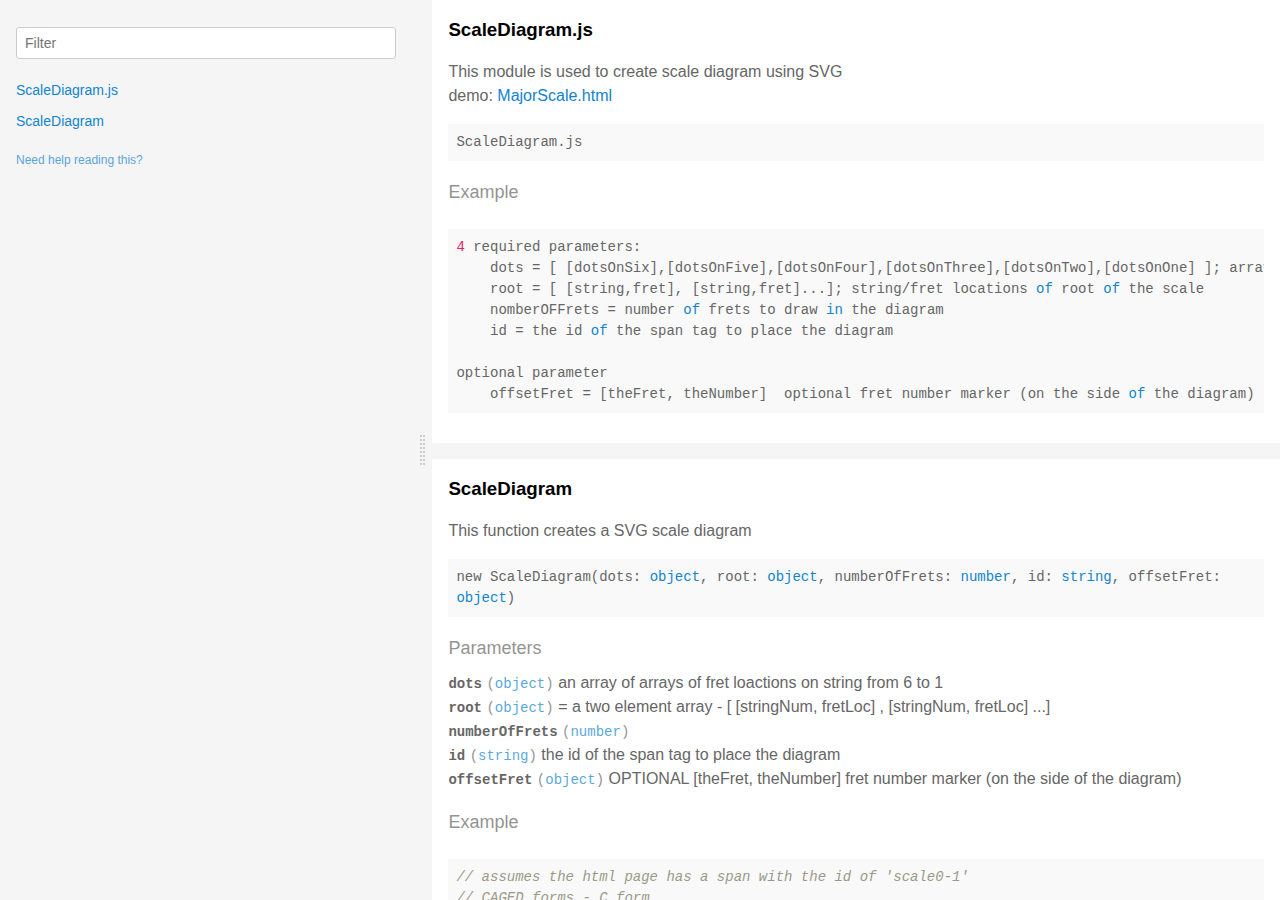
<file: docs/index.html>
<!doctype html>
<html>
<head>
  <meta charset='utf-8' />
  <title>  | Documentation</title>
  <meta name='viewport' content='width=device-width,initial-scale=1'>
  <link href='assets/bass.css' type='text/css' rel='stylesheet' />
  <link href='assets/style.css' type='text/css' rel='stylesheet' />
  <link href='assets/github.css' type='text/css' rel='stylesheet' />
  <link href='assets/split.css' type='text/css' rel='stylesheet' />
</head>
<body class='documentation m0'>
    <div class='flex'>
      <div id='split-left' class='overflow-auto fs0 height-viewport-100'>
        <div class='py1 px2'>
          <h3 class='mb0 no-anchor'></h3>
          <div class='mb1'><code></code></div>
          <input
            placeholder='Filter'
            id='filter-input'
            class='col12 block input'
            type='text' />
          <div id='toc'>
            <ul class='list-reset h5 py1-ul'>
              
                
                <li><a
                  href='#scalediagramjs'
                  class="">
                  ScaleDiagram.js
                  
                </a>
                
                </li>
              
                
                <li><a
                  href='#scalediagram'
                  class="">
                  ScaleDiagram
                  
                </a>
                
                </li>
              
            </ul>
          </div>
          <div class='mt1 h6 quiet'>
            <a href='http://documentation.js.org/reading-documentation.html'>Need help reading this?</a>
          </div>
        </div>
      </div>
      <div id='split-right' class='relative overflow-auto height-viewport-100'>
        
          
          <section class='p2 mb2 clearfix bg-white minishadow'>

  
  <div class='clearfix'>
    
    <h3 class='fl m0' id='scalediagramjs'>
      ScaleDiagram.js
    </h3>
    
    
  </div>
  

  <p>This module is used to create scale diagram using SVG <br>
demo: <a href="../MajorScale.html" target="_blank">MajorScale.html</a></p>

 
  
    <div class='pre p1 fill-light mt0'>ScaleDiagram.js</div>
   
  
  

  
  
  
  
  
  

  

  

  

  

  
    <div class='py1 quiet mt1 prose-big'>Example</div>
    
      
      <pre class='p1 overflow-auto round fill-light'><span class="hljs-number">4</span> required parameters:
    dots = [ [dotsOnSix],[dotsOnFive],[dotsOnFour],[dotsOnThree],[dotsOnTwo],[dotsOnOne] ]; array <span class="hljs-keyword">of</span> arrays <span class="hljs-keyword">of</span> fret locations on the strings <span class="hljs-keyword">from</span> <span class="hljs-number">6</span><span class="hljs-number">-1</span>
    root = [ [string,fret], [string,fret]...]; string/fret locations <span class="hljs-keyword">of</span> root <span class="hljs-keyword">of</span> the scale
    nomberOFFrets = number <span class="hljs-keyword">of</span> frets to draw <span class="hljs-keyword">in</span> the diagram
    id = the id <span class="hljs-keyword">of</span> the span tag to place the diagram

optional parameter
    offsetFret = [theFret, theNumber]  optional fret number marker (on the side <span class="hljs-keyword">of</span> the diagram)</pre>
    
  

  

  

  
</section>

        
          
          <section class='p2 mb2 clearfix bg-white minishadow'>

  
  <div class='clearfix'>
    
    <h3 class='fl m0' id='scalediagram'>
      ScaleDiagram
    </h3>
    
    
  </div>
  

  <p>This function creates a SVG scale diagram</p>

 
  
    <div class='pre p1 fill-light mt0'>new ScaleDiagram(dots: <a href="https://developer.mozilla.org/docs/Web/JavaScript/Reference/Global_Objects/Object">object</a>, root: <a href="https://developer.mozilla.org/docs/Web/JavaScript/Reference/Global_Objects/Object">object</a>, numberOfFrets: <a href="https://developer.mozilla.org/docs/Web/JavaScript/Reference/Global_Objects/Number">number</a>, id: <a href="https://developer.mozilla.org/docs/Web/JavaScript/Reference/Global_Objects/String">string</a>, offsetFret: <a href="https://developer.mozilla.org/docs/Web/JavaScript/Reference/Global_Objects/Object">object</a>)</div>
   
  
  

  
  
  
  
  
  

  
    <div class='py1 quiet mt1 prose-big'>Parameters</div>
    <div class='prose'>
      
        <div class='space-bottom0'>
          <div>
            <span class='code bold'>dots</span> <code class='quiet'>(<a href="https://developer.mozilla.org/docs/Web/JavaScript/Reference/Global_Objects/Object">object</a>)</code>
	    an array of arrays of fret loactions on string from 6 to 1

          </div>
          
        </div>
      
        <div class='space-bottom0'>
          <div>
            <span class='code bold'>root</span> <code class='quiet'>(<a href="https://developer.mozilla.org/docs/Web/JavaScript/Reference/Global_Objects/Object">object</a>)</code>
	    = a two element array - [
[stringNum, fretLoc]
,
[stringNum, fretLoc]
...]

          </div>
          
        </div>
      
        <div class='space-bottom0'>
          <div>
            <span class='code bold'>numberOfFrets</span> <code class='quiet'>(<a href="https://developer.mozilla.org/docs/Web/JavaScript/Reference/Global_Objects/Number">number</a>)</code>
	    
          </div>
          
        </div>
      
        <div class='space-bottom0'>
          <div>
            <span class='code bold'>id</span> <code class='quiet'>(<a href="https://developer.mozilla.org/docs/Web/JavaScript/Reference/Global_Objects/String">string</a>)</code>
	    the id of the span tag to place the diagram

          </div>
          
        </div>
      
        <div class='space-bottom0'>
          <div>
            <span class='code bold'>offsetFret</span> <code class='quiet'>(<a href="https://developer.mozilla.org/docs/Web/JavaScript/Reference/Global_Objects/Object">object</a>)</code>
	    OPTIONAL 
[theFret, theNumber]
 fret number marker (on the side of the diagram)

          </div>
          
        </div>
      
    </div>
  

  

  

  

  
    <div class='py1 quiet mt1 prose-big'>Example</div>
    
      
      <pre class='p1 overflow-auto round fill-light'><span class="hljs-comment">// assumes the html page has a span with the id of 'scale0-1'</span>
<span class="hljs-comment">// CAGED forms - C form</span>
ScaleDiagram([[<span class="hljs-number">1</span>,<span class="hljs-number">2</span>,<span class="hljs-number">4</span>],[<span class="hljs-number">1</span>,<span class="hljs-number">3</span>,<span class="hljs-number">4</span>],[<span class="hljs-number">1</span>,<span class="hljs-number">3</span>,<span class="hljs-number">4</span>],[<span class="hljs-number">1</span>,<span class="hljs-number">3</span>],[<span class="hljs-number">1</span>,<span class="hljs-number">2</span>,<span class="hljs-number">4</span>],[<span class="hljs-number">1</span>,<span class="hljs-number">2</span>,<span class="hljs-number">4</span>]],[[<span class="hljs-number">5</span>,<span class="hljs-number">4</span>],[<span class="hljs-number">2</span>,<span class="hljs-number">2</span>]],<span class="hljs-number">6</span>,<span class="hljs-string">"scale0-1"</span>);</pre>
    
  

  

  

  
</section>

        
      </div>
    </div>
  <script src='assets/anchor.js'></script>
  <script src='assets/split.js'></script>
  <script src='assets/site.js'></script>
</body>
</html>
</file>
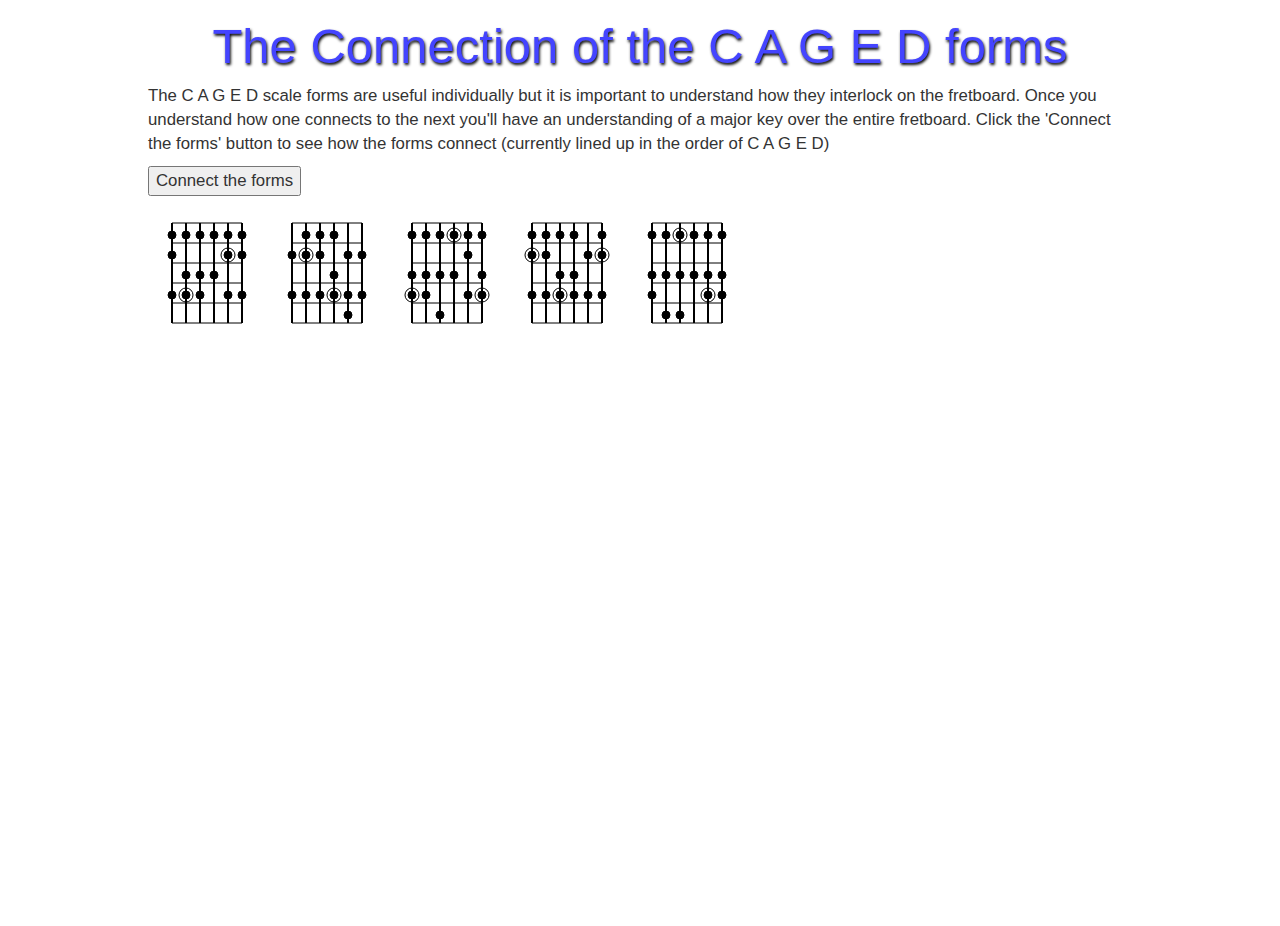
<file: CAGEDconnected.html>
<html>
<head>
<link rel="stylesheet" href="https://maxcdn.bootstrapcdn.com/bootstrap/3.3.7/css/bootstrap.min.css">

<link rel="stylesheet" type="text/css" href="ScalesSVG.css">

<title>CAGED connected
</title>
<style>
#container {
  width: 200px;
  height: 700px;
  position: relative;
  background: white;
  z-index: 5;
/*  margin: auto; */
}
#Aform {
  width: 100px;
  height: 117px;
  position: absolute;
  z-index: -1;
}
#Gform {
  width: 100px;
  height: 117px;
  position: absolute;
  z-index: -2;
  left: 240;
}
#Eform {
  width: 100px;
  height: 117px;
  position: absolute;
  z-index: -3;
  left: 360;
}
#Dform {
  width: 100px;
  height: 117px;
  position: absolute;
  z-index: -4;
  left: 480;
}
</style>

<script src="ScaleDiagram.js"></script>

<script>
function connectTheForms() {
  var ids = ['Aform','Gform','Eform','Dform'];
  var leftPositions = [120,240,360,480];
  var topPositions = [40,100,140,200];
  var finished = false;
  for(var i=0; i<ids.length; i++) {
      moveOne(ids[i], leftPositions[i], topPositions[i]);
	}
}

function moveOne(id, startingLeftPos, targetTopPos) {
  var elem = document.getElementById(id);
  var lpos = startingLeftPos;
  var topTarget = targetTopPos;
  var destination = 0;
  var tpos  = 0;
  var id = setInterval(frame, 40);
  function frame() {
	if (lpos == destination && tpos == topTarget) {
	  clearInterval(id);
	} else {
	  if (lpos != destination)
	      lpos--;
	  if (tpos != topTarget)
	      tpos++;
	  elem.style.left = lpos + 'px'; 
	  elem.style.top = tpos + 'px'; 
	}
  }
}

</script>

</head>

<body>
<h1>The Connection of the C A G E D forms</h1>
<p>The C A G E D scale forms are useful individually but it is important to understand how they interlock on the fretboard.  Once you understand how one connects to the next you'll have an understanding of a major key over the entire fretboard.  Click the 'Connect the forms' button to see how the forms connect (currently lined up in the order of C A G E D)</p>
<p>
<button onclick="connectTheForms()">Connect the forms</button>
</p> 

<div id="container">

<span id="Cform"></span>
<span id="Aform"></span>
<span id="Gform"></span>
<span id="Eform"></span>
<span id="Dform"></span>

</div>
</body>

<script>
//ScaleDiagram([[0,1,3],[0,2,3],[0,2,3],[0,2],[0,1,3],[0,1,3]],[[5,3],[2,1]],5,"scale0-1");
// CAGED forms
ScaleDiagram([[1,2,4],[1,3,4],[1,3,4],[1,3],[1,2,4],[1,2,4]],[[5,4],[2,2]],6,"Cform");
ScaleDiagram([[2,4],[1,2,4],[1,2,4],[1,3,4],[2,4,5],[2,4]],[[5,2],[3,4]],6,"Aform");
ScaleDiagram([[1,3,4],[1,3,4],[1,3,5],[1,3],[1,2,4],[1,3,4]],[[6,4],[3,1],[1,4]],6,"Gform");
ScaleDiagram([[1,2,4],[1,2,4],[1,3,4],[1,3,4],[2,4],[1,2,4]],[[6,2],[4,4],[1,2]],6,"Eform");
ScaleDiagram([[1,3,4],[1,3,5],[1,3,5],[1,3],[1,3,4],[1,3,4]],[[4,1],[2,4]],6,"Dform");
</script>


</html>
</file>
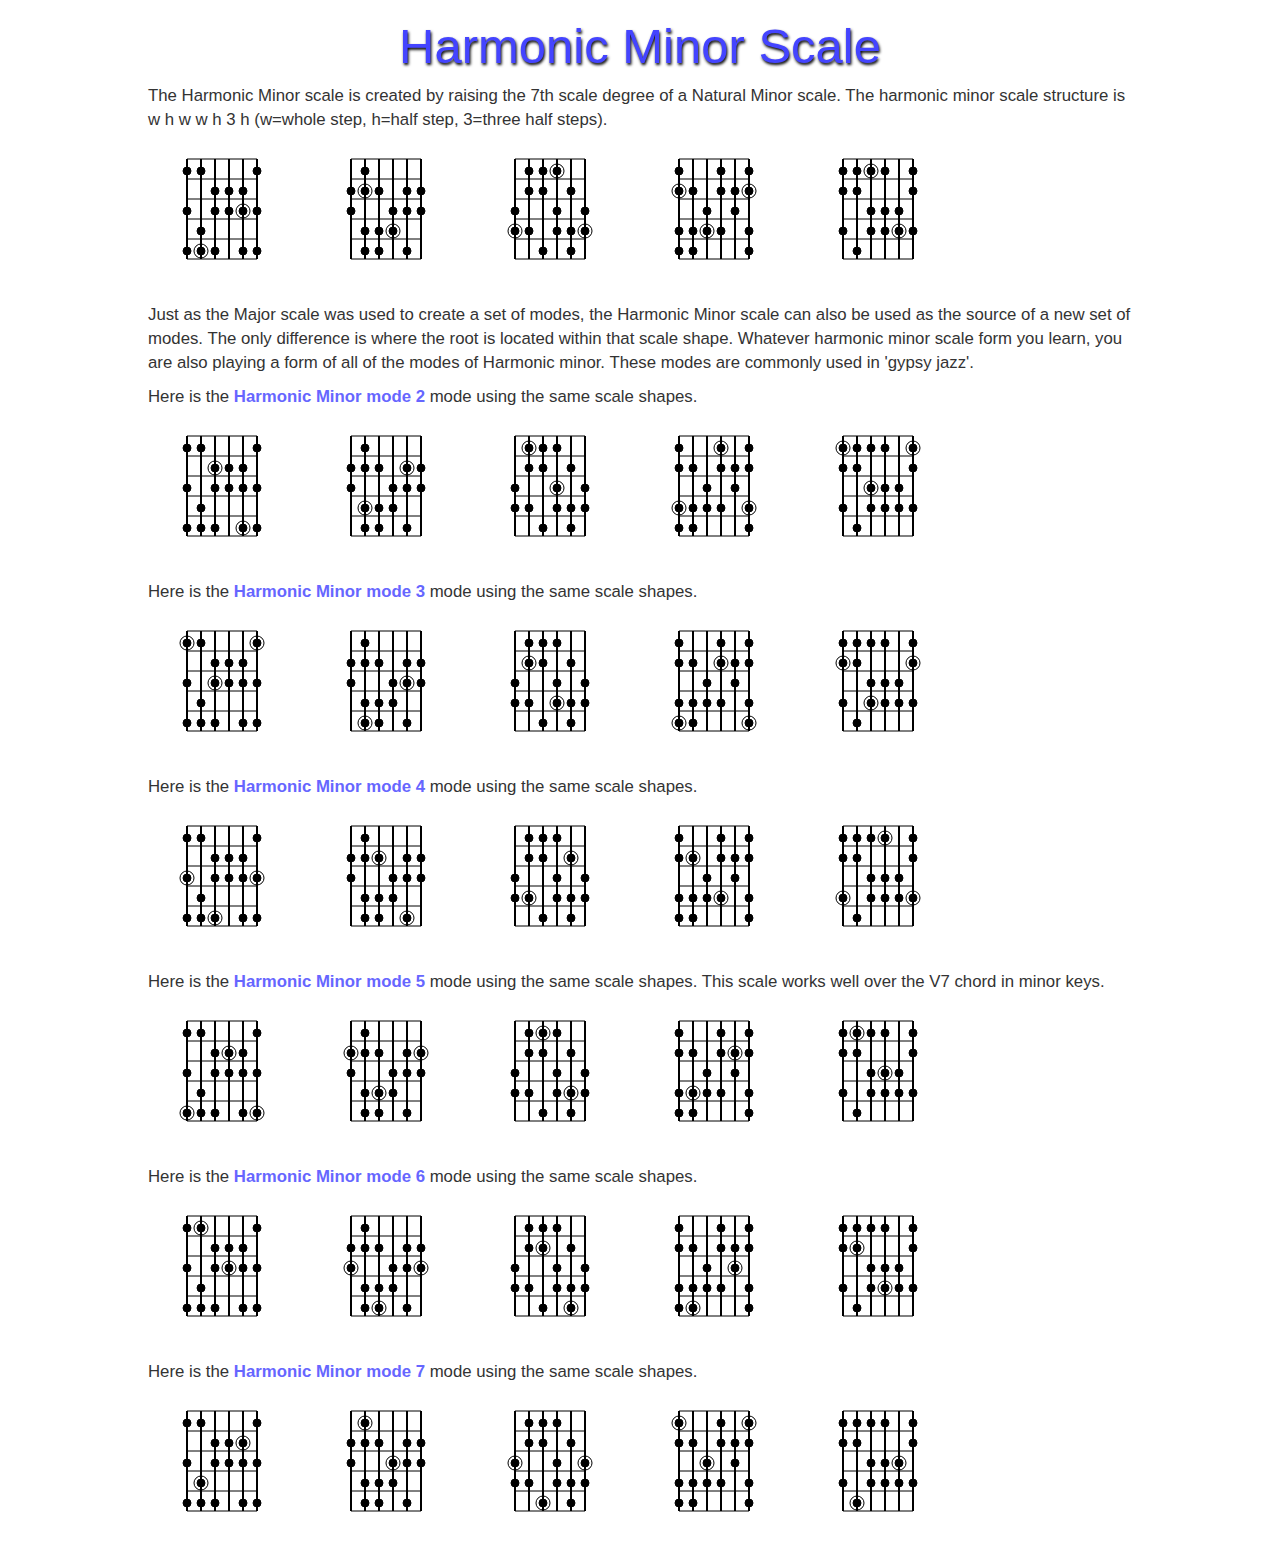
<file: HarmonicMinor.html>
<!DOCTYPE html>
<html lang="en-US">
<head>
<meta charset="utf-8">
<meta name="author" content="Mike Sult">
<title>Harmonic Minor Scales</title>
<link rel="stylesheet" href="https://maxcdn.bootstrapcdn.com/bootstrap/3.3.7/css/bootstrap.min.css">

<link rel="stylesheet" type="text/css" href="ScalesSVG.css">

<script src="ScaleDiagram.js"></script>
</head>
<body>
<h1>Harmonic Minor Scale</h1>
<div class="scaleGroup">
<p>The Harmonic Minor scale is created by raising the 7th scale degree of a Natural Minor scale.  The harmonic minor scale structure is w h w w h 3 h (w=whole step, h=half step, 3=three half steps).</p>
<p>
<span id="scale0-1" class="col-md-2"></span>
<span id="scale0-2" class="col-md-2"></span>
<span id="scale0-3" class="col-md-2"></span>
<span id="scale0-4" class="col-md-2"></span>
<span id="scale0-5" class="col-md-4"></span></p>
</p>
<p>
Just as the Major scale was used to create a set of modes, the Harmonic Minor scale can also be used as the source of a new set of modes.  The only difference is where the root is located within that scale shape.  Whatever harmonic minor scale form you learn, you are also playing a form of all of the modes of Harmonic minor.  These modes are commonly used in 'gypsy jazz'.
</p>
<a name="harm_min_mode2"></a>
<p>
Here is the <b>Harmonic Minor mode 2</b> mode using the same scale shapes.
</p>
<p>
<span id="scale2-1" class="col-md-2"></span>
<span id="scale2-2" class="col-md-2"></span>
<span id="scale2-3" class="col-md-2"></span>
<span id="scale2-4" class="col-md-2"></span>
<span id="scale2-5" class="col-md-4"></span></p>
</p>
<a name="harm_min_mode3"></a>
<p>
Here is the <b>Harmonic Minor mode 3</b> mode using the same scale shapes.  
</p>
<p>
<span id="scale3-1" class="col-md-2"></span>
<span id="scale3-2" class="col-md-2"></span>
<span id="scale3-3" class="col-md-2"></span>
<span id="scale3-4" class="col-md-2"></span>
<span id="scale3-5" class="col-md-4"></span></p>
</p>
<a name="harm_min_mode4"></a>
<p>
Here is the <b>Harmonic Minor mode 4</b> mode using the same scale shapes.  
</p>
<p>
<span id="scale4-1" class="col-md-2"></span>
<span id="scale4-2" class="col-md-2"></span>
<span id="scale4-3" class="col-md-2"></span>
<span id="scale4-4" class="col-md-2"></span>
<span id="scale4-5" class="col-md-4"></span></p>
</p>
<a name="harm_min_mode5"></a>
<p>
Here is the <b>Harmonic Minor mode 5</b> mode using the same scale shapes.  This scale works well over the V7 chord in minor keys.  
</p>
<p>
<span id="scale5-1" class="col-md-2"></span>
<span id="scale5-2" class="col-md-2"></span>
<span id="scale5-3" class="col-md-2"></span>
<span id="scale5-4" class="col-md-2"></span>
<span id="scale5-5" class="col-md-4"></span></p>
</p>
<a name="harm_min_mode6"></a>
<p>
Here is the <b>Harmonic Minor mode 6</b> mode using the same scale shapes.  
</p>
<p>
<span id="scale6-1" class="col-md-2"></span>
<span id="scale6-2" class="col-md-2"></span>
<span id="scale6-3" class="col-md-2"></span>
<span id="scale6-4" class="col-md-2"></span>
<span id="scale6-5" class="col-md-4"></span></p>
</p>
<a name="harm_min_mode7"></a>
<p>
Here is the <b>Harmonic Minor mode 7</b> mode using the same scale shapes.  
</p>
<p>
<span id="scale7-1" class="col-md-2"></span>
<span id="scale7-2" class="col-md-2"></span>
<span id="scale7-3" class="col-md-2"></span>
<span id="scale7-4" class="col-md-2"></span>
<span id="scale7-5" class="col-md-4"></span></p>
</p>
</div>

<script>
// Harmonic minor forms forms
ScaleDiagram([[1,3,5],[1,4,5],[2,3,5],[2,3],[2,3,5],[1,3,5]],[[5,5],[2,3]],6,"scale0-1");
ScaleDiagram([[2,3],[1,2,4,5],[2,4,5],[3,4],[2,3,5],[2,3]],[[5,2],[3,4]],6,"scale0-2");
ScaleDiagram([[3,4],[1,2,4],[1,2,5],[1,3,4],[2,4,5],[3,4]],[[6,4],[3,1],[1,4]],6,"scale0-3");
ScaleDiagram([[1,2,4,5],[2,4,5],[3,4],[1,2,4],[2,3],[1,2,4,5]],[[6,2],[4,4],[1,2]],6,"scale0-4");
ScaleDiagram([[1,2,4],[1,2,5],[1,3,4],[1,3,4],[3,4],[1,2,4]],[[4,1],[2,4]],6,"scale0-5");


// harm_min_mode2
ScaleDiagram([[1,3,5],[1,4,5],[2,3,5],[2,3],[2,3,5],[1,3,5]],[[4,2],[2,5]],6,"scale2-1");
ScaleDiagram([[2,3],[1,2,4,5],[2,4,5],[3,4],[2,3,5],[2,3]],[[5,4],[2,2]],6,"scale2-2");
ScaleDiagram([[3,4],[1,2,4],[1,2,5],[1,3,4],[2,4,5],[3,4]],[[5,1],[3,3]],6,"scale2-3");
ScaleDiagram([[1,2,4,5],[2,4,5],[3,4],[1,2,4],[2,3],[1,2,4,5]],[[6,4],[3,1],[1,4]],6,"scale2-4");
ScaleDiagram([[1,2,4],[1,2,5],[1,3,4],[1,3,4],[3,4],[1,2,4]],[[6,1],[4,3],[1,1]],6,"scale2-5");

// harm_min_mode3
ScaleDiagram([[1,3,5],[1,4,5],[2,3,5],[2,3],[2,3,5],[1,3,5]],[[6,1],[4,3],[1,1]],6,"scale3-1");
ScaleDiagram([[2,3],[1,2,4,5],[2,4,5],[3,4],[2,3,5],[2,3]],[[5,5],[2,3]],6,"scale3-2");
ScaleDiagram([[3,4],[1,2,4],[1,2,5],[1,3,4],[2,4,5],[3,4]],[[5,2],[3,4]],6,"scale3-3");
ScaleDiagram([[1,2,4,5],[2,4,5],[3,4],[1,2,4],[2,3],[1,2,4,5]],[[6,5],[3,2],[1,5]],6,"scale3-4");
ScaleDiagram([[1,2,4],[1,2,5],[1,3,4],[1,3,4],[3,4],[1,2,4]],[[6,2],[4,4],[1,2]],6,"scale3-5");

// harm_min_mode4
ScaleDiagram([[1,3,5],[1,4,5],[2,3,5],[2,3],[2,3,5],[1,3,5]],[[6,3],[4,5],[1,3]],6,"scale4-1");
ScaleDiagram([[2,3],[1,2,4,5],[2,4,5],[3,4],[2,3,5],[2,3]],[[4,2],[2,5]],6,"scale4-2");
ScaleDiagram([[3,4],[1,2,4],[1,2,5],[1,3,4],[2,4,5],[3,4]],[[5,4],[2,2]],6,"scale4-3");
ScaleDiagram([[1,2,4,5],[2,4,5],[3,4],[1,2,4],[2,3],[1,2,4,5]],[[5,2],[3,4]],6,"scale4-4");
ScaleDiagram([[1,2,4],[1,2,5],[1,3,4],[1,3,4],[3,4],[1,2,4]],[[6,4],[3,1],[1,4]],6,"scale4-5");

// harm_min_mode5
ScaleDiagram([[1,3,5],[1,4,5],[2,3,5],[2,3],[2,3,5],[1,3,5]],[[6,5],[3,2],[1,5]],6,"scale5-1");
ScaleDiagram([[2,3],[1,2,4,5],[2,4,5],[3,4],[2,3,5],[2,3]],[[6,2],[4,4],[1,2]],6,"scale5-2");
ScaleDiagram([[3,4],[1,2,4],[1,2,5],[1,3,4],[2,4,5],[3,4]],[[4,1],[2,4]],6,"scale5-3");
ScaleDiagram([[1,2,4,5],[2,4,5],[3,4],[1,2,4],[2,3],[1,2,4,5]],[[5,4],[2,2]],6,"scale5-4");
ScaleDiagram([[1,2,4],[1,2,5],[1,3,4],[1,3,4],[3,4],[1,2,4]],[[5,1],[3,3]],6,"scale5-5");

// harm_min_mode6
ScaleDiagram([[1,3,5],[1,4,5],[2,3,5],[2,3],[2,3,5],[1,3,5]],[[5,1],[3,3]],6,"scale6-1");
ScaleDiagram([[2,3],[1,2,4,5],[2,4,5],[3,4],[2,3,5],[2,3]],[[6,3],[4,5],[1,3]],6,"scale6-2");
ScaleDiagram([[3,4],[1,2,4],[1,2,5],[1,3,4],[2,4,5],[3,4]],[[4,2],[2,5]],6,"scale6-3");
ScaleDiagram([[1,2,4,5],[2,4,5],[3,4],[1,2,4],[2,3],[1,2,4,5]],[[5,5],[2,3]],6,"scale6-4");
ScaleDiagram([[1,2,4],[1,2,5],[1,3,4],[1,3,4],[3,4],[1,2,4]],[[5,2],[3,4]],6,"scale6-5");

// harm_min_mode7
ScaleDiagram([[1,3,5],[1,4,5],[2,3,5],[2,3],[2,3,5],[1,3,5]],[[5,4],[2,2]],6,"scale7-1");
ScaleDiagram([[2,3],[1,2,4,5],[2,4,5],[3,4],[2,3,5],[2,3]],[[5,1],[3,3]],6,"scale7-2");
ScaleDiagram([[3,4],[1,2,4],[1,2,5],[1,3,4],[2,4,5],[3,4]],[[6,3],[4,5],[1,3]],6,"scale7-3");
ScaleDiagram([[1,2,4,5],[2,4,5],[3,4],[1,2,4],[2,3],[1,2,4,5]],[[6,1],[4,3],[1,1]],6,"scale7-4");
ScaleDiagram([[1,2,4],[1,2,5],[1,3,4],[1,3,4],[3,4],[1,2,4]],[[5,5],[2,3]],6,"scale7-5");

</script>

</body>
</html>
</file>
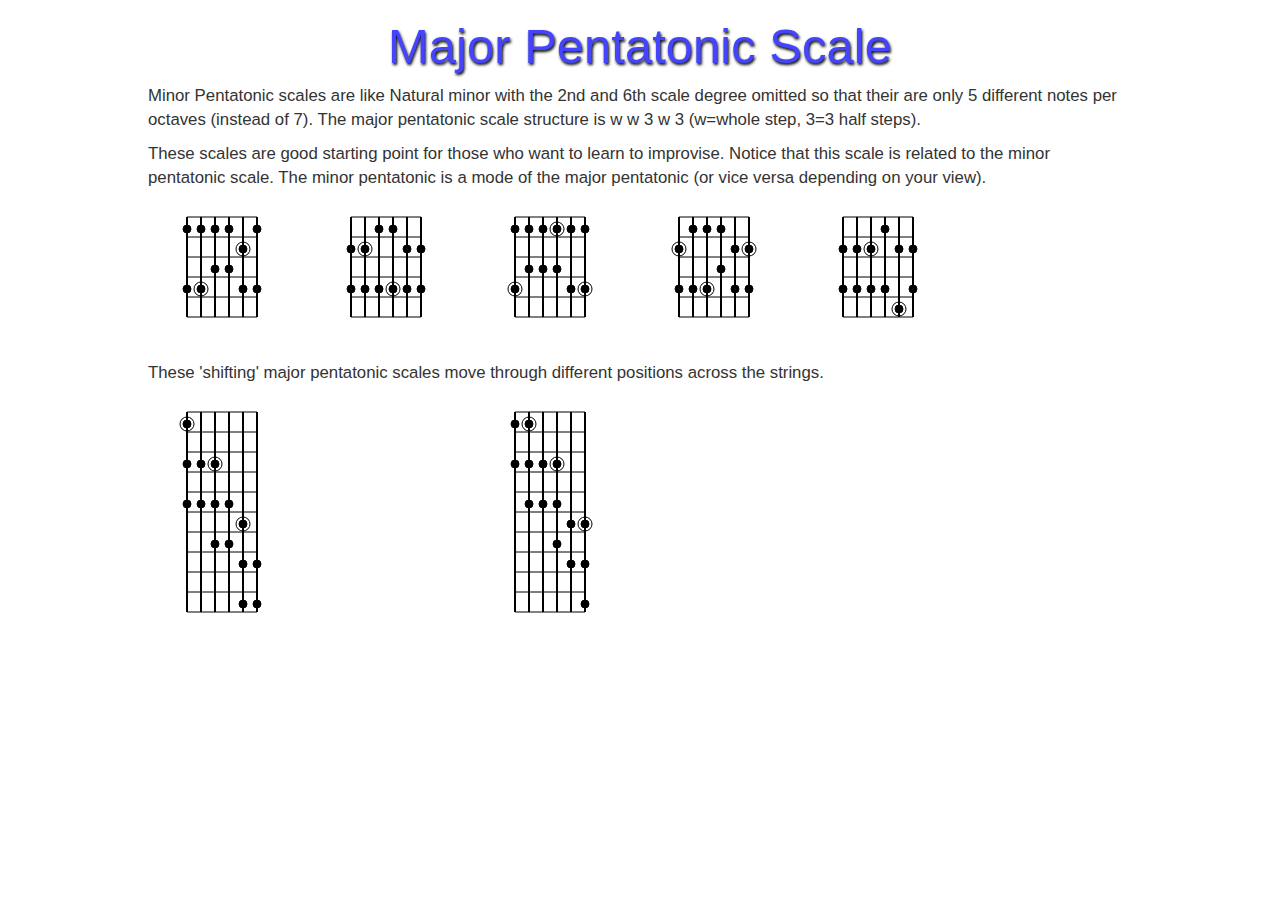
<file: MajorPentatonic.html>
<!DOCTYPE html>
<html lang="en-US">
<head>
<meta charset="utf-8">
<meta name="author" content="Mike Sult">
<title>Major Pentatonic Scales</title>
<link rel="stylesheet" href="https://maxcdn.bootstrapcdn.com/bootstrap/3.3.7/css/bootstrap.min.css">

<link rel="stylesheet" type="text/css" href="ScalesSVG.css">

<script src="ScaleDiagram.js"></script>
</head>
<body>
<h1>Major Pentatonic Scale</h1>
<div class="scaleGroup">
<p>Minor Pentatonic scales are like Natural minor with the 2nd and 6th scale degree omitted so that their are only 5 different notes per octaves (instead of 7).  The major pentatonic scale structure is w w 3 w 3 (w=whole step, 3=3 half steps).</p>
<p>
These scales are good starting point for those who want to learn to improvise.  Notice that this scale is related to the minor pentatonic scale.  The minor pentatonic is a mode of the major pentatonic (or vice versa depending on your view). </p>
</p>
<p>
<span id="scale0-1" class="col-md-2"></span>
<span id="scale0-2" class="col-md-2"></span>
<span id="scale0-3" class="col-md-2"></span>
<span id="scale0-4" class="col-md-2"></span>
<span id="scale0-5" class="col-md-4"></span></p>
</p>
<p>
These 'shifting' major pentatonic scales move through different positions across the strings.
</p>
<p>
<span id="scale1-1" class="col-md-4"></span>
<span id="scale1-2" class="col-md-8"></span>

</p>

</div>

<script>
// CAGED forms
ScaleDiagram([[1,4],[1,4],[1,3],[1,3],[2,4],[1,4]],[[5,4],[2,2]],6,"scale0-1");
ScaleDiagram([[2,4],[2,4],[1,4],[1,4],[2,4],[2,4]],[[5,2],[3,4]],6,"scale0-2");
ScaleDiagram([[1,4],[1,3],[1,3],[1,3],[1,4],[1,4]],[[6,4],[3,1],[1,4]],6,"scale0-3");
ScaleDiagram([[2,4],[1,4],[1,4],[1,3],[2,4],[2,4]],[[6,2],[4,4],[1,2]],6,"scale0-4");
ScaleDiagram([[2,4],[2,4],[2,4],[1,4],[2,5],[2,4]],[[4,2],[2,5]],6,"scale0-5");

// stretch forms
ScaleDiagram([[1,3,5],[3,5],[3,5,7],[5,7],[6,8,10],[8,10]],[[6,1],[4,3],[2,6]],11,"scale1-1");
ScaleDiagram([[1,3],[1,3,5],[3,5],[3,5,7],[6,8],[6,8,10]],[[5,1],[3,3],[1,6]],11,"scale1-2");


</script>

</body>
</html>
</file>
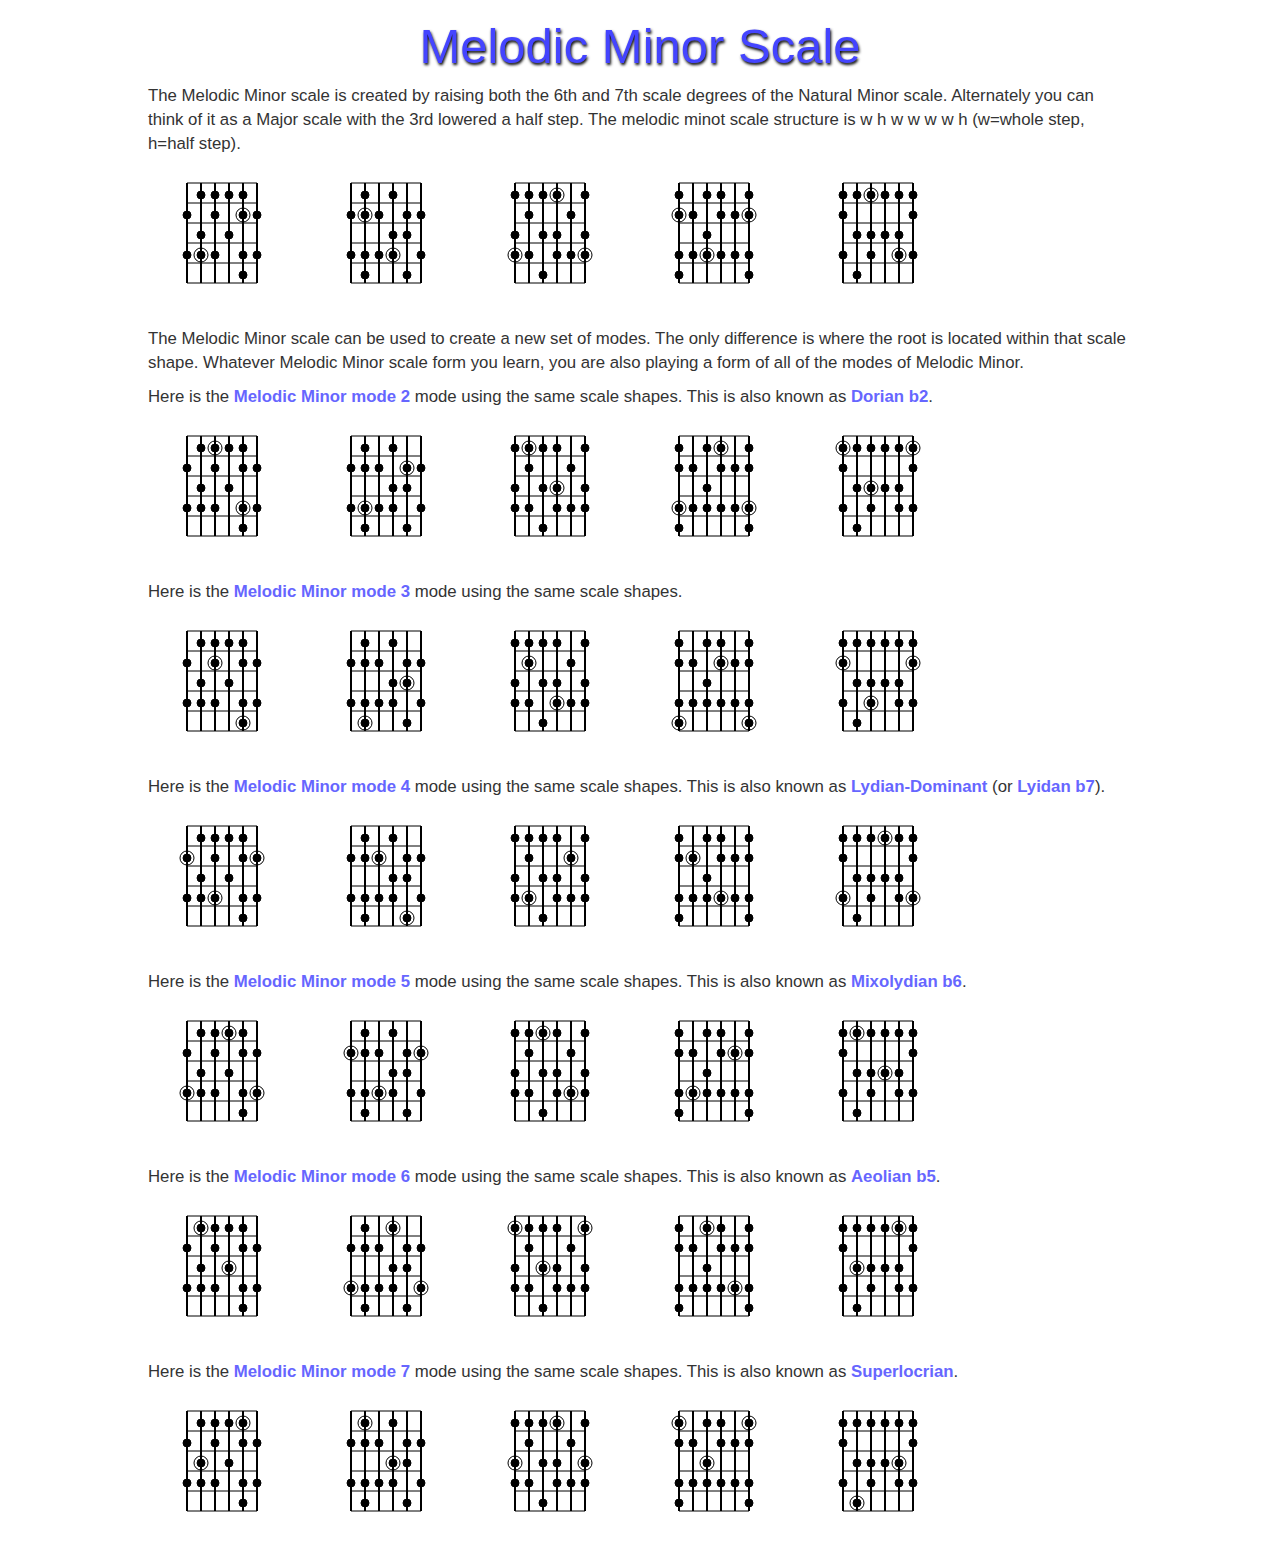
<file: MelodicMinor.html>
<!DOCTYPE html>
<html lang="en-US">
<head>
<meta charset="utf-8">
<meta name="author" content="Mike Sult">
<title>Melodic Minor Scales</title>
<link rel="stylesheet" href="https://maxcdn.bootstrapcdn.com/bootstrap/3.3.7/css/bootstrap.min.css">

<link rel="stylesheet" type="text/css" href="ScalesSVG.css">

<script src="ScaleDiagram.js"></script>
</head>
<body>
<h1>Melodic Minor Scale</h1>
<div class="scaleGroup">
<p>The Melodic Minor scale is created by raising both the 6th and 7th scale degrees of the Natural Minor scale.  Alternately you can think of it as a Major scale with the 3rd lowered a half step.  The melodic minot scale structure is w h w w w w h (w=whole step, h=half step).</p>
<p>
<span id="scale0-1" class="col-md-2"></span>
<span id="scale0-2" class="col-md-2"></span>
<span id="scale0-3" class="col-md-2"></span>
<span id="scale0-4" class="col-md-2"></span>
<span id="scale0-5" class="col-md-4"></span></p>
</p>
<p>
The Melodic Minor scale can be used to create a new set of modes.  The only difference is where the root is located within that scale shape.  Whatever Melodic Minor scale form you learn, you are also playing a form of all of the modes of Melodic Minor.
</p>
<a name="mel_minor_mode2"></a>
<p>
Here is the <b>Melodic Minor mode 2</b> mode using the same scale shapes.  This is also known as <b>Dorian b2</b>.
</p>
<p>
<span id="scale2-1" class="col-md-2"></span>
<span id="scale2-2" class="col-md-2"></span>
<span id="scale2-3" class="col-md-2"></span>
<span id="scale2-4" class="col-md-2"></span>
<span id="scale2-5" class="col-md-4"></span></p>
</p>
<a name="mel_minor_mode3"></a>
<p>
Here is the <b>Melodic Minor mode 3</b> mode using the same scale shapes.  
</p>
<p>
<span id="scale3-1" class="col-md-2"></span>
<span id="scale3-2" class="col-md-2"></span>
<span id="scale3-3" class="col-md-2"></span>
<span id="scale3-4" class="col-md-2"></span>
<span id="scale3-5" class="col-md-4"></span></p>
</p>
<a name="mel_minor_mode4"></a>
<p>
Here is the <b>Melodic Minor mode 4</b> mode using the same scale shapes.   This is also known as <b>Lydian-Dominant</b> (or <b>Lyidan b7</b>).
</p>
<p>
<span id="scale4-1" class="col-md-2"></span>
<span id="scale4-2" class="col-md-2"></span>
<span id="scale4-3" class="col-md-2"></span>
<span id="scale4-4" class="col-md-2"></span>
<span id="scale4-5" class="col-md-4"></span></p>
</p>
<a name="mel_minor_mode5"></a>
<p>
Here is the <b>Melodic Minor mode 5</b> mode using the same scale shapes.  This is also known as <b>Mixolydian b6</b>.
</p>
<p>
<span id="scale5-1" class="col-md-2"></span>
<span id="scale5-2" class="col-md-2"></span>
<span id="scale5-3" class="col-md-2"></span>
<span id="scale5-4" class="col-md-2"></span>
<span id="scale5-5" class="col-md-4"></span></p>
</p>
<a name="mel_minor_mode6"></a>
<p>
Here is the <b>Melodic Minor mode 6</b> mode using the same scale shapes.  This is also known as <b>Aeolian b5</b>.
</p>
<p>
<span id="scale6-1" class="col-md-2"></span>
<span id="scale6-2" class="col-md-2"></span>
<span id="scale6-3" class="col-md-2"></span>
<span id="scale6-4" class="col-md-2"></span>
<span id="scale6-5" class="col-md-4"></span></p>
</p>
<a name="mel_minor_mode7"></a>
<p>
Here is the <b>Melodic Minor mode 7</b> mode using the same scale shapes.  This is also known as <b>Superlocrian</b>.
</p>
<p>
<span id="scale7-1" class="col-md-2"></span>
<span id="scale7-2" class="col-md-2"></span>
<span id="scale7-3" class="col-md-2"></span>
<span id="scale7-4" class="col-md-2"></span>
<span id="scale7-5" class="col-md-4"></span></p>
</p>
</div>

<script>
// Melodic Minor forms
ScaleDiagram([[2,4],[1,3,4],[1,2,4],[1,3],[1,2,4,5],[2,4]],[[5,4],[2,2]],6,"scale0-1");
ScaleDiagram([[2,4],[1,2,4,5],[2,4],[1,3,4],[2,3,5],[2,4]],[[5,2],[3,4]],6,"scale0-2");
ScaleDiagram([[1,3,4],[1,2,4],[1,3,5],[1,3,4],[2,4],[1,3,4]],[[6,4],[3,1],[1,4]],6,"scale0-3");
ScaleDiagram([[1,2,4,5],[2,4],[1,3,4],[1,2,4],[2,4],[1,2,4,5]],[[6,2],[4,4],[1,2]],6,"scale0-4");
ScaleDiagram([[1,2,4],[1,3,5],[1,3,4],[1,3],[1,3,4],[1,2,4]],[[4,1],[2,4]],6,"scale0-5");

// melodic minor mode 2
ScaleDiagram([[2,4],[1,3,4],[1,2,4],[1,3],[1,2,4,5],[2,4]],[[4,1],[2,4]],6,"scale2-1");
ScaleDiagram([[2,4],[1,2,4,5],[2,4],[1,3,4],[2,3,5],[2,4]],[[5,4],[2,2]],6,"scale2-2");
ScaleDiagram([[1,3,4],[1,2,4],[1,3,5],[1,3,4],[2,4],[1,3,4]],[[5,1],[3,3]],6,"scale2-3");
ScaleDiagram([[1,2,4,5],[2,4],[1,3,4],[1,2,4],[2,4],[1,2,4,5]],[[6,4],[3,1],[1,4]],6,"scale2-4");
ScaleDiagram([[1,2,4],[1,3,5],[1,3,4],[1,3],[1,3,4],[1,2,4]],[[6,1],[4,3],[1,1]],6,"scale2-5");

// melodic minor mode 3
ScaleDiagram([[2,4],[1,3,4],[1,2,4],[1,3],[1,2,4,5],[2,4]],[[4,2],[2,5]],6,"scale3-1");
ScaleDiagram([[2,4],[1,2,4,5],[2,4],[1,3,4],[2,3,5],[2,4]],[[5,5],[2,3]],6,"scale3-2");
ScaleDiagram([[1,3,4],[1,2,4],[1,3,5],[1,3,4],[2,4],[1,3,4]],[[5,2],[3,4]],6,"scale3-3");
ScaleDiagram([[1,2,4,5],[2,4],[1,3,4],[1,2,4],[2,4],[1,2,4,5]],[[6,5],[3,2],[1,5]],6,"scale3-4");
ScaleDiagram([[1,2,4],[1,3,5],[1,3,4],[1,3],[1,3,4],[1,2,4]],[[6,2],[4,4],[1,2]],6,"scale3-5");

// melodic minor mode 4
ScaleDiagram([[2,4],[1,3,4],[1,2,4],[1,3],[1,2,4,5],[2,4]],[[6,2],[4,4],[1,2]],6,"scale4-1");
ScaleDiagram([[2,4],[1,2,4,5],[2,4],[1,3,4],[2,3,5],[2,4]],[[4,2],[2,5]],6,"scale4-2");
ScaleDiagram([[1,3,4],[1,2,4],[1,3,5],[1,3,4],[2,4],[1,3,4]],[[5,4],[2,2]],6,"scale4-3");
ScaleDiagram([[1,2,4,5],[2,4],[1,3,4],[1,2,4],[2,4],[1,2,4,5]],[[5,2],[3,4]],6,"scale4-4");
ScaleDiagram([[1,2,4],[1,3,5],[1,3,4],[1,3],[1,3,4],[1,2,4]],[[6,4],[3,1],[1,4]],6,"scale4-5");

// melodic minor mode 5
ScaleDiagram([[2,4],[1,3,4],[1,2,4],[1,3],[1,2,4,5],[2,4]],[[6,4],[3,1],[1,4]],6,"scale5-1");
ScaleDiagram([[2,4],[1,2,4,5],[2,4],[1,3,4],[2,3,5],[2,4]],[[6,2],[4,4],[1,2]],6,"scale5-2");
ScaleDiagram([[1,3,4],[1,2,4],[1,3,5],[1,3,4],[2,4],[1,3,4]],[[4,1],[2,4]],6,"scale5-3");
ScaleDiagram([[1,2,4,5],[2,4],[1,3,4],[1,2,4],[2,4],[1,2,4,5]],[[5,4],[2,2]],6,"scale5-4");
ScaleDiagram([[1,2,4],[1,3,5],[1,3,4],[1,3],[1,3,4],[1,2,4]],[[5,1],[3,3]],6,"scale5-5");

// melodic minor mode 6
ScaleDiagram([[2,4],[1,3,4],[1,2,4],[1,3],[1,2,4,5],[2,4]],[[5,1],[3,3]],6,"scale6-1");
ScaleDiagram([[2,4],[1,2,4,5],[2,4],[1,3,4],[2,3,5],[2,4]],[[6,4],[3,1],[1,4]],6,"scale6-2");
ScaleDiagram([[1,3,4],[1,2,4],[1,3,5],[1,3,4],[2,4],[1,3,4]],[[6,1],[4,3],[1,1]],6,"scale6-3");
ScaleDiagram([[1,2,4,5],[2,4],[1,3,4],[1,2,4],[2,4],[1,2,4,5]],[[4,1],[2,4]],6,"scale6-4");
ScaleDiagram([[1,2,4],[1,3,5],[1,3,4],[1,3],[1,3,4],[1,2,4]],[[5,3],[2,1]],6,"scale6-5");

// melodic minor mode 7
ScaleDiagram([[2,4],[1,3,4],[1,2,4],[1,3],[1,2,4,5],[2,4]],[[5,3],[2,1]],6,"scale7-1");
ScaleDiagram([[2,4],[1,2,4,5],[2,4],[1,3,4],[2,3,5],[2,4]],[[5,1],[3,3]],6,"scale7-2");
ScaleDiagram([[1,3,4],[1,2,4],[1,3,5],[1,3,4],[2,4],[1,3,4]],[[6,3],[3,1],[1,3]],6,"scale7-3");
ScaleDiagram([[1,2,4,5],[2,4],[1,3,4],[1,2,4],[2,4],[1,2,4,5]],[[6,1],[4,3],[1,1]],6,"scale7-4");
ScaleDiagram([[1,2,4],[1,3,5],[1,3,4],[1,3],[1,3,4],[1,2,4]],[[5,5],[2,3]],6,"scale7-5");

</script>

</body>
</html>
</file>
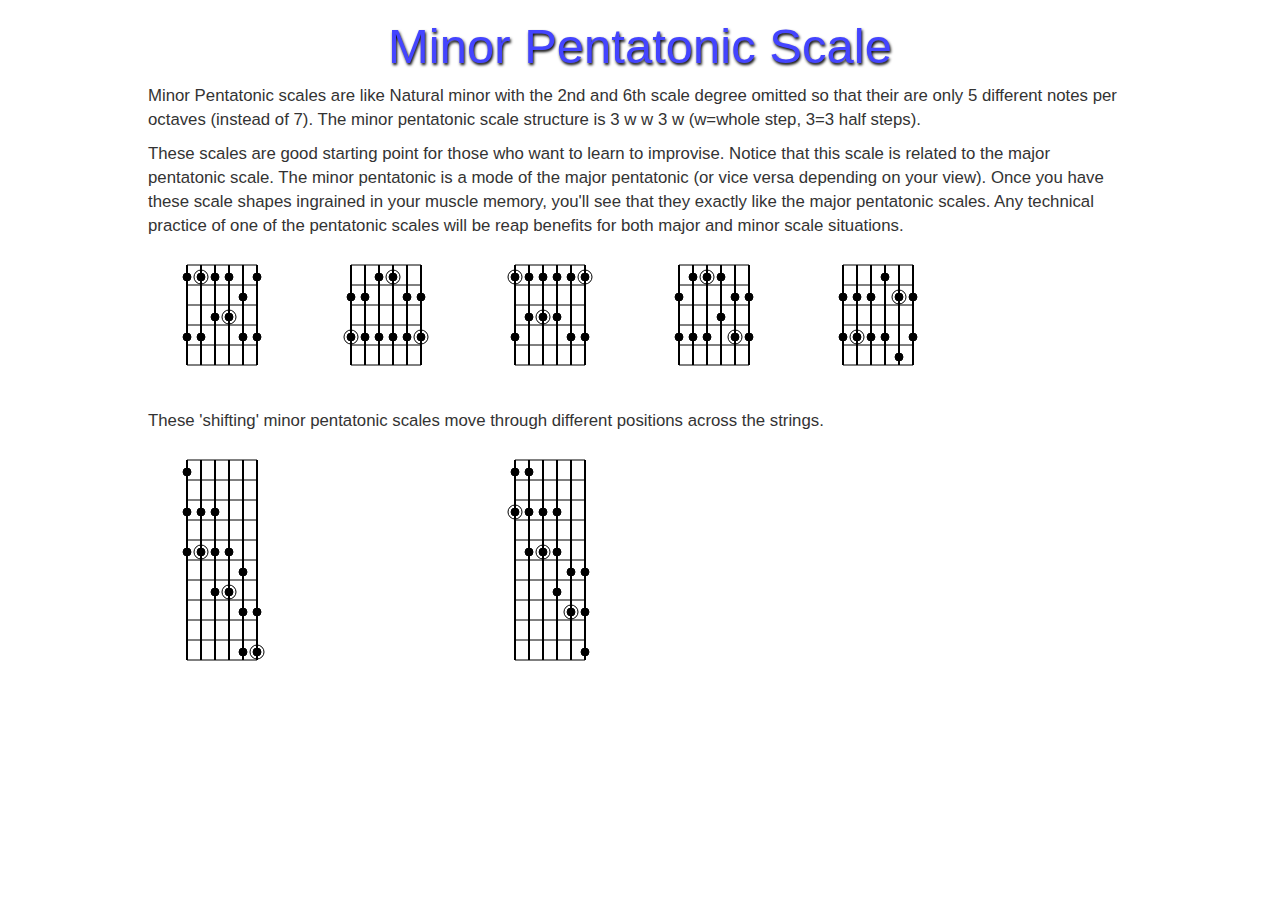
<file: MinorPentatonic.html>
<!DOCTYPE html>
<html lang="en-US">
<head>
<meta charset="utf-8">
<meta name="author" content="Mike Sult">
<title>Minor Pentatonic Scales</title>
<link rel="stylesheet" href="https://maxcdn.bootstrapcdn.com/bootstrap/3.3.7/css/bootstrap.min.css">

<link rel="stylesheet" type="text/css" href="ScalesSVG.css">

<script src="ScaleDiagram.js"></script>
</head>
<body>
<h1>Minor Pentatonic Scale</h1>
<div class="scaleGroup">
<p>Minor Pentatonic scales are like Natural minor with the 2nd and 6th scale degree omitted so that their are only 5 different notes per octaves (instead of 7).  The minor pentatonic scale structure is 3 w w 3 w (w=whole step, 3=3 half steps).  
</p>
<p>
These scales are good starting point for those who want to learn to improvise.  Notice that this scale is related to the major pentatonic scale. The minor pentatonic is a mode of the major pentatonic (or vice versa depending on your view).  Once you have these scale shapes ingrained in your muscle memory, you'll see that they exactly like the major pentatonic scales. Any technical practice of one of the pentatonic scales will be reap benefits for both major and minor scale situations.</p>
<p>
<span id="scale0-1" class="col-md-2"></span>
<span id="scale0-2" class="col-md-2"></span>
<span id="scale0-3" class="col-md-2"></span>
<span id="scale0-4" class="col-md-2"></span>
<span id="scale0-5" class="col-md-4"></span></p>
</p>
<p>
These 'shifting' minor pentatonic scales move through different positions across the strings.
</p>
<p>
<span id="scale1-1" class="col-md-4"></span>
<span id="scale1-2" class="col-md-8"></span>

</p>

</div>

<script>
// CAGED forms
ScaleDiagram([[1,4],[1,4],[1,3],[1,3],[2,4],[1,4]],[[5,1],[3,3]],6,"scale0-1");
ScaleDiagram([[2,4],[2,4],[1,4],[1,4],[2,4],[2,4]],[[6,4],[3,1],[1,4]],6,"scale0-2");
ScaleDiagram([[1,4],[1,3],[1,3],[1,3],[1,4],[1,4]],[[6,1],[4,3],[1,1]],6,"scale0-3");
ScaleDiagram([[2,4],[1,4],[1,4],[1,3],[2,4],[2,4]],[[4,1],[2,4]],6,"scale0-4");
ScaleDiagram([[2,4],[2,4],[2,4],[1,4],[2,5],[2,4]],[[5,4],[2,2]],6,"scale0-5");

// stretch forms
ScaleDiagram([[1,3,5],[3,5],[3,5,7],[5,7],[6,8,10],[8,10]],[[5,5],[3,7],[1,10]],11,"scale1-1");
ScaleDiagram([[1,3],[1,3,5],[3,5],[3,5,7],[6,8],[6,8,10]],[[6,3],[4,5],[2,8]],11,"scale1-2");


</script>

</body>
</html>
</file>
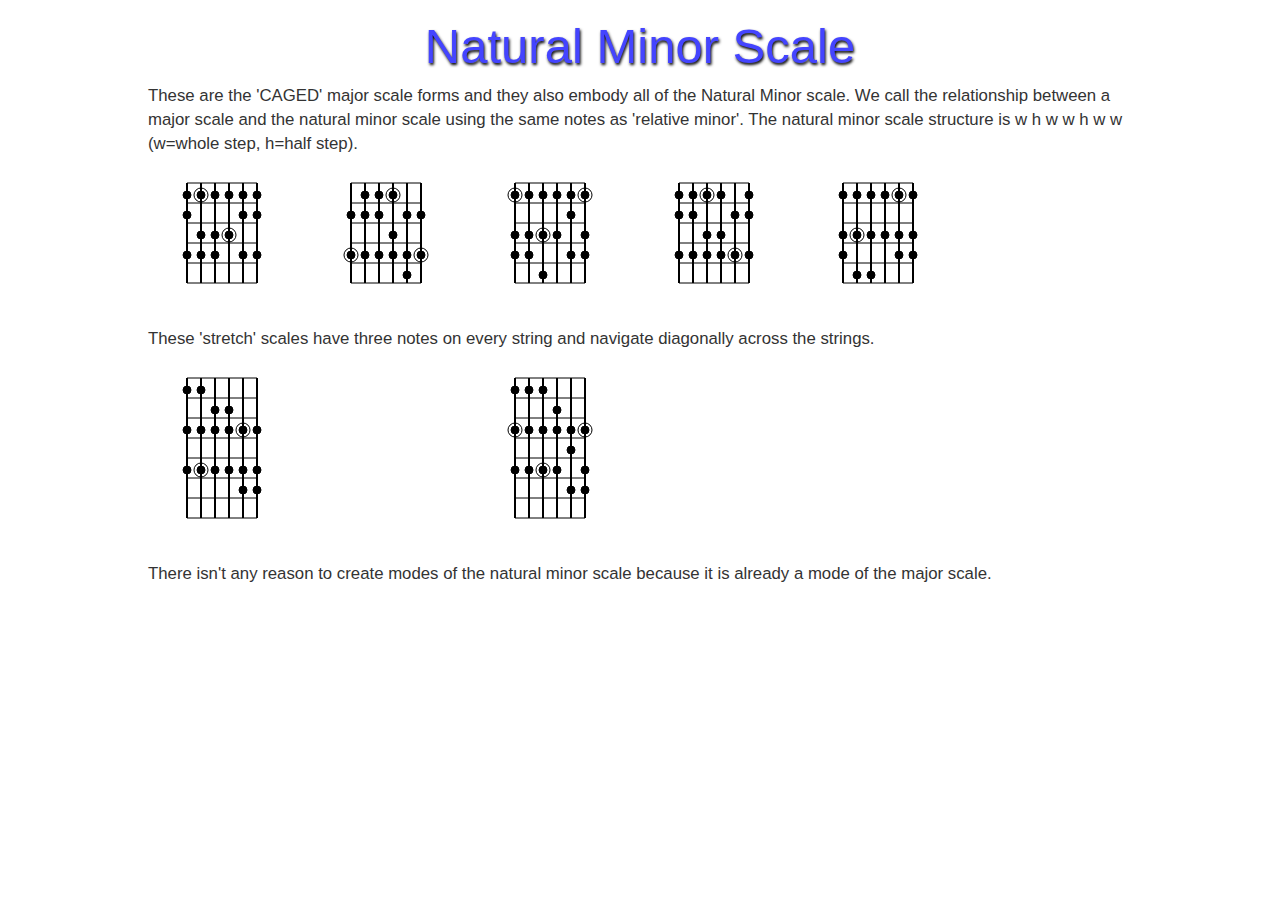
<file: NaturalMinor.html>
<!DOCTYPE html>
<html lang="en-US">
<head>
<meta charset="utf-8">
<meta name="author" content="Mike Sult">
<title>Natural Minor Scales</title>
<link rel="stylesheet" href="https://maxcdn.bootstrapcdn.com/bootstrap/3.3.7/css/bootstrap.min.css">

<link rel="stylesheet" type="text/css" href="ScalesSVG.css">

<script src="ScaleDiagram.js"></script>
</head>
<body>
<h1>Natural Minor Scale</h1>
<div class="scaleGroup">
<p>These are the 'CAGED' major scale forms and they also embody all of the Natural Minor scale.  We call the relationship between a major scale and the natural minor scale using the same notes as 'relative minor'.  The natural minor scale structure is w h w w h w w (w=whole step, h=half step).</p>
<p>
<span id="scale0-1" class="col-md-2"></span>
<span id="scale0-2" class="col-md-2"></span>
<span id="scale0-3" class="col-md-2"></span>
<span id="scale0-4" class="col-md-2"></span>
<span id="scale0-5" class="col-md-4"></span></p>
</p>
<p>
These 'stretch' scales have three notes on every string and navigate diagonally across the strings.
</p>
<p>
<span id="scale1-1" class="col-md-4"></span>
<span id="scale1-2" class="col-md-8"></span>

</p>
<p>
There isn't any reason to create modes of the natural minor scale because it is already a mode of the major scale.</p>

</div>

<script>
// CAGED forms
ScaleDiagram([[1,2,4],[1,3,4],[1,3,4],[1,3],[1,2,4],[1,2,4]],[[5,1],[3,3]],6,"scale0-1");
ScaleDiagram([[2,4],[1,2,4],[1,2,4],[1,3,4],[2,4,5],[2,4]],[[6,4],[3,1],[1,4]],6,"scale0-2");
ScaleDiagram([[1,3,4],[1,3,4],[1,3,5],[1,3],[1,2,4],[1,3,4]],[[6,1],[4,3],[1,1]],6,"scale0-3");
ScaleDiagram([[1,2,4],[1,2,4],[1,3,4],[1,3,4],[2,4],[1,2,4]],[[4,1],[2,4]],6,"scale0-4");
ScaleDiagram([[1,3,4],[1,3,5],[1,3,5],[1,3],[1,3,4],[1,3,4]],[[5,3],[2,1]],6,"scale0-5");

// stretch forms
ScaleDiagram([[1,3,5],[1,3,5],[2,3,5],[2,3,5],[3,5,6],[3,5,6]],[[5,5],[2,3]],8,"scale1-1");
ScaleDiagram([[1,3,5],[1,3,5],[1,3,5],[2,3,5],[3,4,6],[3,5,6]],[[6,3],[4,5],[1,3]],8,"scale1-2");


</script>

</body>
</html>
</file>
<file: docs/assets/bass.css>
/*! Basscss | http://basscss.com | MIT License */

.h1{ font-size: 2rem }
.h2{ font-size: 1.5rem }
.h3{ font-size: 1.25rem }
.h4{ font-size: 1rem }
.h5{ font-size: .875rem }
.h6{ font-size: .75rem }

.font-family-inherit{ font-family:inherit }
.font-size-inherit{ font-size:inherit }
.text-decoration-none{ text-decoration:none }

.bold{ font-weight: bold; font-weight: bold }
.regular{ font-weight:normal }
.italic{ font-style:italic }
.caps{ text-transform:uppercase; letter-spacing: .2em; }

.left-align{ text-align:left }
.center{ text-align:center }
.right-align{ text-align:right }
.justify{ text-align:justify }

.nowrap{ white-space:nowrap }
.break-word{ word-wrap:break-word }

.line-height-1{ line-height: 1 }
.line-height-2{ line-height: 1.125 }
.line-height-3{ line-height: 1.25 }
.line-height-4{ line-height: 1.5 }

.list-style-none{ list-style:none }
.underline{ text-decoration:underline }

.truncate{
  max-width:100%;
  overflow:hidden;
  text-overflow:ellipsis;
  white-space:nowrap;
}

.list-reset{
  list-style:none;
  padding-left:0;
}

.inline{ display:inline }
.block{ display:block }
.inline-block{ display:inline-block }
.table{ display:table }
.table-cell{ display:table-cell }

.overflow-hidden{ overflow:hidden }
.overflow-scroll{ overflow:scroll }
.overflow-auto{ overflow:auto }

.clearfix:before,
.clearfix:after{
  content:" ";
  display:table
}
.clearfix:after{ clear:both }

.left{ float:left }
.right{ float:right }

.fit{ max-width:100% }

.max-width-1{ max-width: 24rem }
.max-width-2{ max-width: 32rem }
.max-width-3{ max-width: 48rem }
.max-width-4{ max-width: 64rem }

.border-box{ box-sizing:border-box }

.align-baseline{ vertical-align:baseline }
.align-top{ vertical-align:top }
.align-middle{ vertical-align:middle }
.align-bottom{ vertical-align:bottom }

.m0{ margin:0 }
.mt0{ margin-top:0 }
.mr0{ margin-right:0 }
.mb0{ margin-bottom:0 }
.ml0{ margin-left:0 }
.mx0{ margin-left:0; margin-right:0 }
.my0{ margin-top:0; margin-bottom:0 }

.m1{ margin: .5rem }
.mt1{ margin-top: .5rem }
.mr1{ margin-right: .5rem }
.mb1{ margin-bottom: .5rem }
.ml1{ margin-left: .5rem }
.mx1{ margin-left: .5rem; margin-right: .5rem }
.my1{ margin-top: .5rem; margin-bottom: .5rem }

.m2{ margin: 1rem }
.mt2{ margin-top: 1rem }
.mr2{ margin-right: 1rem }
.mb2{ margin-bottom: 1rem }
.ml2{ margin-left: 1rem }
.mx2{ margin-left: 1rem; margin-right: 1rem }
.my2{ margin-top: 1rem; margin-bottom: 1rem }

.m3{ margin: 2rem }
.mt3{ margin-top: 2rem }
.mr3{ margin-right: 2rem }
.mb3{ margin-bottom: 2rem }
.ml3{ margin-left: 2rem }
.mx3{ margin-left: 2rem; margin-right: 2rem }
.my3{ margin-top: 2rem; margin-bottom: 2rem }

.m4{ margin: 4rem }
.mt4{ margin-top: 4rem }
.mr4{ margin-right: 4rem }
.mb4{ margin-bottom: 4rem }
.ml4{ margin-left: 4rem }
.mx4{ margin-left: 4rem; margin-right: 4rem }
.my4{ margin-top: 4rem; margin-bottom: 4rem }

.mxn1{ margin-left: -.5rem; margin-right: -.5rem; }
.mxn2{ margin-left: -1rem; margin-right: -1rem; }
.mxn3{ margin-left: -2rem; margin-right: -2rem; }
.mxn4{ margin-left: -4rem; margin-right: -4rem; }

.ml-auto{ margin-left:auto }
.mr-auto{ margin-right:auto }
.mx-auto{ margin-left:auto; margin-right:auto; }

.p0{ padding:0 }
.pt0{ padding-top:0 }
.pr0{ padding-right:0 }
.pb0{ padding-bottom:0 }
.pl0{ padding-left:0 }
.px0{ padding-left:0; padding-right:0 }
.py0{ padding-top:0;  padding-bottom:0 }

.p1{ padding: .5rem }
.pt1{ padding-top: .5rem }
.pr1{ padding-right: .5rem }
.pb1{ padding-bottom: .5rem }
.pl1{ padding-left: .5rem }
.py1{ padding-top: .5rem; padding-bottom: .5rem }
.px1{ padding-left: .5rem; padding-right: .5rem }

.p2{ padding: 1rem }
.pt2{ padding-top: 1rem }
.pr2{ padding-right: 1rem }
.pb2{ padding-bottom: 1rem }
.pl2{ padding-left: 1rem }
.py2{ padding-top: 1rem; padding-bottom: 1rem }
.px2{ padding-left: 1rem; padding-right: 1rem }

.p3{ padding: 2rem }
.pt3{ padding-top: 2rem }
.pr3{ padding-right: 2rem }
.pb3{ padding-bottom: 2rem }
.pl3{ padding-left: 2rem }
.py3{ padding-top: 2rem; padding-bottom: 2rem }
.px3{ padding-left: 2rem; padding-right: 2rem }

.p4{ padding: 4rem }
.pt4{ padding-top: 4rem }
.pr4{ padding-right: 4rem }
.pb4{ padding-bottom: 4rem }
.pl4{ padding-left: 4rem }
.py4{ padding-top: 4rem; padding-bottom: 4rem }
.px4{ padding-left: 4rem; padding-right: 4rem }

.col{
  float:left;
  box-sizing:border-box;
}

.col-right{
  float:right;
  box-sizing:border-box;
}

.col-1{
  width:8.33333%;
}

.col-2{
  width:16.66667%;
}

.col-3{
  width:25%;
}

.col-4{
  width:33.33333%;
}

.col-5{
  width:41.66667%;
}

.col-6{
  width:50%;
}

.col-7{
  width:58.33333%;
}

.col-8{
  width:66.66667%;
}

.col-9{
  width:75%;
}

.col-10{
  width:83.33333%;
}

.col-11{
  width:91.66667%;
}

.col-12{
  width:100%;
}
@media (min-width: 40em){

  .sm-col{
    float:left;
    box-sizing:border-box;
  }

  .sm-col-right{
    float:right;
    box-sizing:border-box;
  }

  .sm-col-1{
    width:8.33333%;
  }

  .sm-col-2{
    width:16.66667%;
  }

  .sm-col-3{
    width:25%;
  }

  .sm-col-4{
    width:33.33333%;
  }

  .sm-col-5{
    width:41.66667%;
  }

  .sm-col-6{
    width:50%;
  }

  .sm-col-7{
    width:58.33333%;
  }

  .sm-col-8{
    width:66.66667%;
  }

  .sm-col-9{
    width:75%;
  }

  .sm-col-10{
    width:83.33333%;
  }

  .sm-col-11{
    width:91.66667%;
  }

  .sm-col-12{
    width:100%;
  }

}
@media (min-width: 52em){

  .md-col{
    float:left;
    box-sizing:border-box;
  }

  .md-col-right{
    float:right;
    box-sizing:border-box;
  }

  .md-col-1{
    width:8.33333%;
  }

  .md-col-2{
    width:16.66667%;
  }

  .md-col-3{
    width:25%;
  }

  .md-col-4{
    width:33.33333%;
  }

  .md-col-5{
    width:41.66667%;
  }

  .md-col-6{
    width:50%;
  }

  .md-col-7{
    width:58.33333%;
  }

  .md-col-8{
    width:66.66667%;
  }

  .md-col-9{
    width:75%;
  }

  .md-col-10{
    width:83.33333%;
  }

  .md-col-11{
    width:91.66667%;
  }

  .md-col-12{
    width:100%;
  }

}
@media (min-width: 64em){

  .lg-col{
    float:left;
    box-sizing:border-box;
  }

  .lg-col-right{
    float:right;
    box-sizing:border-box;
  }

  .lg-col-1{
    width:8.33333%;
  }

  .lg-col-2{
    width:16.66667%;
  }

  .lg-col-3{
    width:25%;
  }

  .lg-col-4{
    width:33.33333%;
  }

  .lg-col-5{
    width:41.66667%;
  }

  .lg-col-6{
    width:50%;
  }

  .lg-col-7{
    width:58.33333%;
  }

  .lg-col-8{
    width:66.66667%;
  }

  .lg-col-9{
    width:75%;
  }

  .lg-col-10{
    width:83.33333%;
  }

  .lg-col-11{
    width:91.66667%;
  }

  .lg-col-12{
    width:100%;
  }

}
.flex{ display:-webkit-box; display:-webkit-flex; display:-ms-flexbox; display:flex }

@media (min-width: 40em){
  .sm-flex{ display:-webkit-box; display:-webkit-flex; display:-ms-flexbox; display:flex }
}

@media (min-width: 52em){
  .md-flex{ display:-webkit-box; display:-webkit-flex; display:-ms-flexbox; display:flex }
}

@media (min-width: 64em){
  .lg-flex{ display:-webkit-box; display:-webkit-flex; display:-ms-flexbox; display:flex }
}

.flex-column{ -webkit-box-orient:vertical; -webkit-box-direction:normal; -webkit-flex-direction:column; -ms-flex-direction:column; flex-direction:column }
.flex-wrap{ -webkit-flex-wrap:wrap; -ms-flex-wrap:wrap; flex-wrap:wrap }

.items-start{ -webkit-box-align:start; -webkit-align-items:flex-start; -ms-flex-align:start; -ms-grid-row-align:flex-start; align-items:flex-start }
.items-end{ -webkit-box-align:end; -webkit-align-items:flex-end; -ms-flex-align:end; -ms-grid-row-align:flex-end; align-items:flex-end }
.items-center{ -webkit-box-align:center; -webkit-align-items:center; -ms-flex-align:center; -ms-grid-row-align:center; align-items:center }
.items-baseline{ -webkit-box-align:baseline; -webkit-align-items:baseline; -ms-flex-align:baseline; -ms-grid-row-align:baseline; align-items:baseline }
.items-stretch{ -webkit-box-align:stretch; -webkit-align-items:stretch; -ms-flex-align:stretch; -ms-grid-row-align:stretch; align-items:stretch }

.self-start{ -webkit-align-self:flex-start; -ms-flex-item-align:start; align-self:flex-start }
.self-end{ -webkit-align-self:flex-end; -ms-flex-item-align:end; align-self:flex-end }
.self-center{ -webkit-align-self:center; -ms-flex-item-align:center; align-self:center }
.self-baseline{ -webkit-align-self:baseline; -ms-flex-item-align:baseline; align-self:baseline }
.self-stretch{ -webkit-align-self:stretch; -ms-flex-item-align:stretch; align-self:stretch }

.justify-start{ -webkit-box-pack:start; -webkit-justify-content:flex-start; -ms-flex-pack:start; justify-content:flex-start }
.justify-end{ -webkit-box-pack:end; -webkit-justify-content:flex-end; -ms-flex-pack:end; justify-content:flex-end }
.justify-center{ -webkit-box-pack:center; -webkit-justify-content:center; -ms-flex-pack:center; justify-content:center }
.justify-between{ -webkit-box-pack:justify; -webkit-justify-content:space-between; -ms-flex-pack:justify; justify-content:space-between }
.justify-around{ -webkit-justify-content:space-around; -ms-flex-pack:distribute; justify-content:space-around }

.content-start{ -webkit-align-content:flex-start; -ms-flex-line-pack:start; align-content:flex-start }
.content-end{ -webkit-align-content:flex-end; -ms-flex-line-pack:end; align-content:flex-end }
.content-center{ -webkit-align-content:center; -ms-flex-line-pack:center; align-content:center }
.content-between{ -webkit-align-content:space-between; -ms-flex-line-pack:justify; align-content:space-between }
.content-around{ -webkit-align-content:space-around; -ms-flex-line-pack:distribute; align-content:space-around }
.content-stretch{ -webkit-align-content:stretch; -ms-flex-line-pack:stretch; align-content:stretch }
.flex-auto{
  -webkit-box-flex:1;
  -webkit-flex:1 1 auto;
      -ms-flex:1 1 auto;
          flex:1 1 auto;
  min-width:0;
  min-height:0;
}
.flex-none{ -webkit-box-flex:0; -webkit-flex:none; -ms-flex:none; flex:none }
.fs0{ flex-shrink: 0 }

.order-0{ -webkit-box-ordinal-group:1; -webkit-order:0; -ms-flex-order:0; order:0 }
.order-1{ -webkit-box-ordinal-group:2; -webkit-order:1; -ms-flex-order:1; order:1 }
.order-2{ -webkit-box-ordinal-group:3; -webkit-order:2; -ms-flex-order:2; order:2 }
.order-3{ -webkit-box-ordinal-group:4; -webkit-order:3; -ms-flex-order:3; order:3 }
.order-last{ -webkit-box-ordinal-group:100000; -webkit-order:99999; -ms-flex-order:99999; order:99999 }

.relative{ position:relative }
.absolute{ position:absolute }
.fixed{ position:fixed }

.top-0{ top:0 }
.right-0{ right:0 }
.bottom-0{ bottom:0 }
.left-0{ left:0 }

.z1{ z-index: 1 }
.z2{ z-index: 2 }
.z3{ z-index: 3 }
.z4{ z-index: 4 }

.border{
  border-style:solid;
  border-width: 1px;
}

.border-top{
  border-top-style:solid;
  border-top-width: 1px;
}

.border-right{
  border-right-style:solid;
  border-right-width: 1px;
}

.border-bottom{
  border-bottom-style:solid;
  border-bottom-width: 1px;
}

.border-left{
  border-left-style:solid;
  border-left-width: 1px;
}

.border-none{ border:0 }

.rounded{ border-radius: 3px }
.circle{ border-radius:50% }

.rounded-top{ border-radius: 3px 3px 0 0 }
.rounded-right{ border-radius: 0 3px 3px 0 }
.rounded-bottom{ border-radius: 0 0 3px 3px }
.rounded-left{ border-radius: 3px 0 0 3px }

.not-rounded{ border-radius:0 }

.hide{
  position:absolute !important;
  height:1px;
  width:1px;
  overflow:hidden;
  clip:rect(1px, 1px, 1px, 1px);
}

@media (max-width: 40em){
  .xs-hide{ display:none !important }
}

@media (min-width: 40em) and (max-width: 52em){
  .sm-hide{ display:none !important }
}

@media (min-width: 52em) and (max-width: 64em){
  .md-hide{ display:none !important }
}

@media (min-width: 64em){
  .lg-hide{ display:none !important }
}

.display-none{ display:none !important }
</file>
<file: docs/assets/style.css>
.documentation {
  font-family: Helvetica, sans-serif;
  color: #666;
  line-height: 1.5;
  background: #f5f5f5;
}

.black {
  color: #666;
}

.bg-white {
  background-color: #fff;
}

h4 {
  margin: 20px 0 10px 0;
}

.documentation h3 {
  color: #000;
}

.border-bottom {
  border-color: #ddd;
}

a {
  color: #1184CE;
  text-decoration: none;
}

.documentation a[href]:hover {
  text-decoration: underline;
}

a:hover {
  cursor: pointer;
}

.py1-ul li {
  padding: 5px 0;
}

.max-height-100 {
  max-height: 100%;
}

.height-viewport-100 {
  height: 100vh;
}

section:target h3 {
  font-weight:700;
}

.documentation td,
.documentation th {
    padding: .25rem .25rem;
}

h1:hover .anchorjs-link,
h2:hover .anchorjs-link,
h3:hover .anchorjs-link,
h4:hover .anchorjs-link {
  opacity: 1;
}

.fix-3 {
  width: 25%;
  max-width: 244px;
}

.fix-3 {
  width: 25%;
  max-width: 244px;
}

@media (min-width: 52em) {
  .fix-margin-3 {
    margin-left: 25%;
  }
}

.pre, pre, code, .code {
  font-family: Source Code Pro,Menlo,Consolas,Liberation Mono,monospace;
  font-size: 14px;
}

.fill-light {
  background: #F9F9F9;
}

.width2 {
  width: 1rem;
}

.input {
  font-family: inherit;
  display: block;
  width: 100%;
  height: 2rem;
  padding: .5rem;
  margin-bottom: 1rem;
  border: 1px solid #ccc;
  font-size: .875rem;
  border-radius: 3px;
  box-sizing: border-box;
}

table {
  border-collapse: collapse;
}

.prose table th,
.prose table td {
  text-align: left;
  padding:8px;
  border:1px solid #ddd;
}

.prose table th:nth-child(1) { border-right: none; }
.prose table th:nth-child(2) { border-left: none; }

.prose table {
  border:1px solid #ddd;
}

.prose-big {
  font-size: 18px;
  line-height: 30px;
}

.quiet {
  opacity: 0.7;
}

.minishadow {
  box-shadow: 2px 2px 10px #f3f3f3;
}
</file>
<file: docs/assets/github.css>
/*

github.com style (c) Vasily Polovnyov <vast@whiteants.net>

*/

.hljs {
  display: block;
  overflow-x: auto;
  padding: 0.5em;
  color: #333;
  background: #f8f8f8;
  -webkit-text-size-adjust: none;
}

.hljs-comment,
.diff .hljs-header,
.hljs-javadoc {
  color: #998;
  font-style: italic;
}

.hljs-keyword,
.css .rule .hljs-keyword,
.hljs-winutils,
.nginx .hljs-title,
.hljs-subst,
.hljs-request,
.hljs-status {
  color: #1184CE;
}

.hljs-number,
.hljs-hexcolor,
.ruby .hljs-constant {
  color: #ed225d;
}

.hljs-string,
.hljs-tag .hljs-value,
.hljs-phpdoc,
.hljs-dartdoc,
.tex .hljs-formula {
  color: #ed225d;
}

.hljs-title,
.hljs-id,
.scss .hljs-preprocessor {
  color: #900;
  font-weight: bold;
}

.hljs-list .hljs-keyword,
.hljs-subst {
  font-weight: normal;
}

.hljs-class .hljs-title,
.hljs-type,
.vhdl .hljs-literal,
.tex .hljs-command {
  color: #458;
  font-weight: bold;
}

.hljs-tag,
.hljs-tag .hljs-title,
.hljs-rules .hljs-property,
.django .hljs-tag .hljs-keyword {
  color: #000080;
  font-weight: normal;
}

.hljs-attribute,
.hljs-variable,
.lisp .hljs-body {
  color: #008080;
}

.hljs-regexp {
  color: #009926;
}

.hljs-symbol,
.ruby .hljs-symbol .hljs-string,
.lisp .hljs-keyword,
.clojure .hljs-keyword,
.scheme .hljs-keyword,
.tex .hljs-special,
.hljs-prompt {
  color: #990073;
}

.hljs-built_in {
  color: #0086b3;
}

.hljs-preprocessor,
.hljs-pragma,
.hljs-pi,
.hljs-doctype,
.hljs-shebang,
.hljs-cdata {
  color: #999;
  font-weight: bold;
}

.hljs-deletion {
  background: #fdd;
}

.hljs-addition {
  background: #dfd;
}

.diff .hljs-change {
  background: #0086b3;
}

.hljs-chunk {
  color: #aaa;
}
</file>
<file: docs/assets/split.css>
.gutter {
    background-color: #f5f5f5;
    background-repeat: no-repeat;
    background-position: 50%;
}

.gutter.gutter-vertical {
    background-image:  url('[data-uri]');
    cursor: ns-resize;
}

.gutter.gutter-horizontal {
    background-image:  url('[data-uri]');
    cursor: ew-resize;
}
</file>
<file: ScalesSVG.css>
/* ScalesSVG.css */
html {
    font-size: 10px;
}

body {
/*    margin-left: 20px; */
    width: 80%;
    margin: 0 auto;
    max-width: 1280px;
    min-width: 480px;    
    background-color: #ffffff;
    padding: 0 20px 20px 20px;
/*    border: 3px solid #007700; */
}


#footer {
    font-size: 1em;
    color: #0000dd;
}

b {
    color: #6666ff;
}
div {
/*    background-color: #f4f4ff; */
}

.scaleGroup {
/*    background-color: #f4f4ff; */
}

span {
/*    text-align: center; */
}

h1 {
    font-size: 3.5em;
    text-align: center;
    color: #4444ff;
    text-shadow: 1px 2px 3px black;
}

h2 {
    font-size: 2em;
    text-align: center;
    color: #000000;
}


p {
    font-size: 1.2em;
    background-color: #ffffff;
}

ul {
  font-size: 1.2em;
}

ol {
  font-size: 1.2em;
}

a:hover {     
  background: orange;
}
</file>
